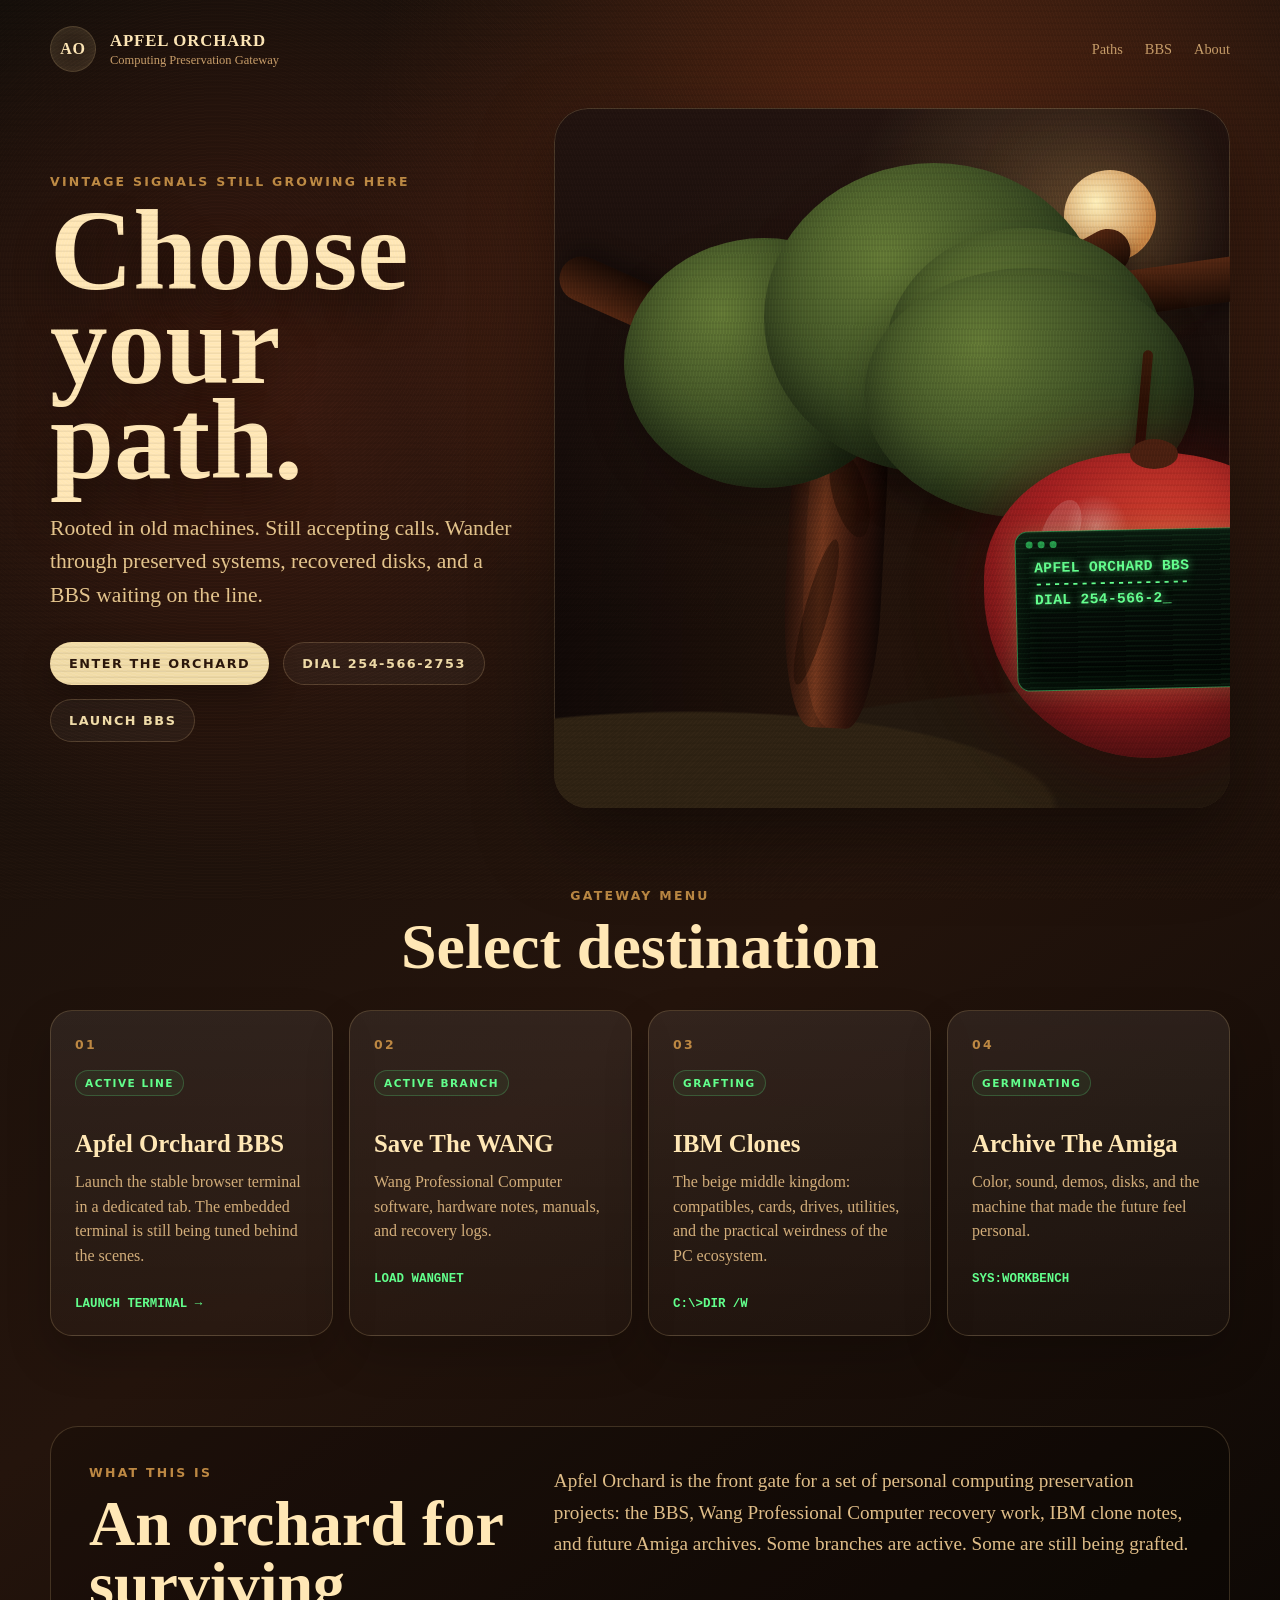
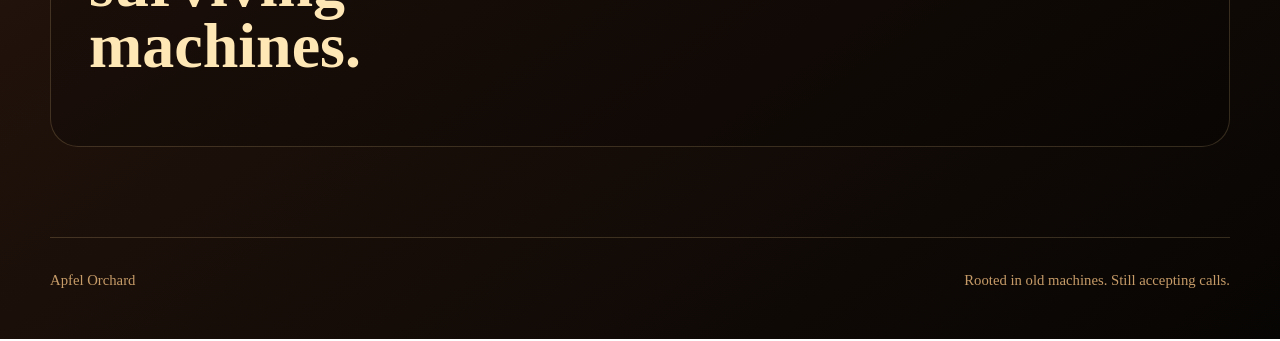
<file: index.html>
<!doctype html>
<html lang="en">
<head>
  <meta charset="utf-8">
  <meta name="viewport" content="width=device-width, initial-scale=1">
  <title>Apfel Orchard | Choose Your Path</title>
  <meta name="description" content="Apfel Orchard gateway: BBS, Wang preservation, IBM clones, and Amiga archives.">
  <link rel="stylesheet" href="style.css">
</head>
<body>
  <div class="noise" aria-hidden="true"></div>
  <div class="scanlines" aria-hidden="true"></div>

  <header class="site-header">
    <a class="brand" href="/" aria-label="Apfel Orchard home">
      <span class="brand-mark">AO</span>
      <span>
        <strong>Apfel Orchard</strong>
        <small>Computing Preservation Gateway</small>
      </span>
    </a>
    <nav class="top-nav" aria-label="Main navigation">
      <a href="#paths">Paths</a>
      <a href="#bbs">BBS</a>
      <a href="#about">About</a>
    </nav>
  </header>

  <main>
    <section class="hero" aria-labelledby="hero-title">
      <div class="hero-copy">
        <p class="eyebrow">Vintage signals still growing here</p>
        <h1 id="hero-title">Choose your path.</h1>
        <p class="lead">Rooted in old machines. Still accepting calls. Wander through preserved systems, recovered disks, and a BBS waiting on the line.</p>
        <div class="hero-actions">
          <a class="button primary" href="#paths">Enter the orchard</a>
          <a class="button ghost" href="tel:2545662753">Dial 254-566-2753</a>
          <a class="button ghost" href="https://apfel.apfelorchardlabs.org/bbs.html" target="_blank" rel="noopener">Launch BBS</a>
        </div>
      </div>

      <div class="orchard-scene" aria-label="Old apple tree with a terminal glowing inside one large apple">
        <div class="moon"></div>
        <div class="hills"></div>
        <div class="tree">
          <div class="trunk"></div>
          <div class="branch branch-one"></div>
          <div class="branch branch-two"></div>
          <div class="branch branch-three"></div>
          <div class="canopy canopy-one"></div>
          <div class="canopy canopy-two"></div>
          <div class="canopy canopy-three"></div>
          <div class="canopy canopy-four"></div>
          <div class="apple-cord"></div>
          <div class="big-apple" id="bbs">
            <div class="apple-shine"></div>
            <div class="terminal" role="img" aria-label="Fake terminal saying dial 254-566-2753 to connect to Apfel Orchard BBS">
              <div class="terminal-bar">
                <span></span><span></span><span></span>
              </div>
              <pre id="terminalText"></pre>
            </div>
          </div>
        </div>
      </div>
    </section>

    <section class="paths-section" id="paths" aria-labelledby="paths-title">
      <p class="eyebrow centered">Gateway menu</p>
      <h2 id="paths-title">Select destination</h2>
      <div class="path-grid">
        <a class="path-card" href="https://apfel.apfelorchardlabs.org/bbs.html" target="_blank" rel="noopener">
          <span class="path-number">01</span>
          <span class="path-status">Active line</span>
          <h3>Apfel Orchard BBS</h3>
          <p>Launch the stable browser terminal in a dedicated tab. The embedded terminal is still being tuned behind the scenes.</p>
          <span class="path-command">LAUNCH TERMINAL →</span>
        </a>
        <a class="path-card" href="https://savethewang.org">
          <span class="path-number">02</span>
          <span class="path-status">Active branch</span>
          <h3>Save The WANG</h3>
          <p>Wang Professional Computer software, hardware notes, manuals, and recovery logs.</p>
          <span class="path-command">LOAD WANGNET</span>
        </a>
        <a class="path-card" href="#ibm-clones">
          <span class="path-number">03</span>
          <span class="path-status">Grafting</span>
          <h3>IBM Clones</h3>
          <p>The beige middle kingdom: compatibles, cards, drives, utilities, and the practical weirdness of the PC ecosystem.</p>
          <span class="path-command">C:\&gt;DIR /W</span>
        </a>
        <a class="path-card" href="#amiga">
          <span class="path-number">04</span>
          <span class="path-status">Germinating</span>
          <h3>Archive The Amiga</h3>
          <p>Color, sound, demos, disks, and the machine that made the future feel personal.</p>
          <span class="path-command">SYS:WORKBENCH</span>
        </a>
      </div>
    </section>

    <section class="about" id="about">
      <div>
        <p class="eyebrow">What this is</p>
        <h2>An orchard for surviving machines.</h2>
      </div>
      <p>Apfel Orchard is the front gate for a set of personal computing preservation projects: the BBS, Wang Professional Computer recovery work, IBM clone notes, and future Amiga archives. Some branches are active. Some are still being grafted.</p>
    </section>
  </main>

  <footer class="site-footer">
    <span>Apfel Orchard</span>
    <span>Rooted in old machines. Still accepting calls.</span>
  </footer>

  <script src="script.js"></script>
</body>
</html>
</file>
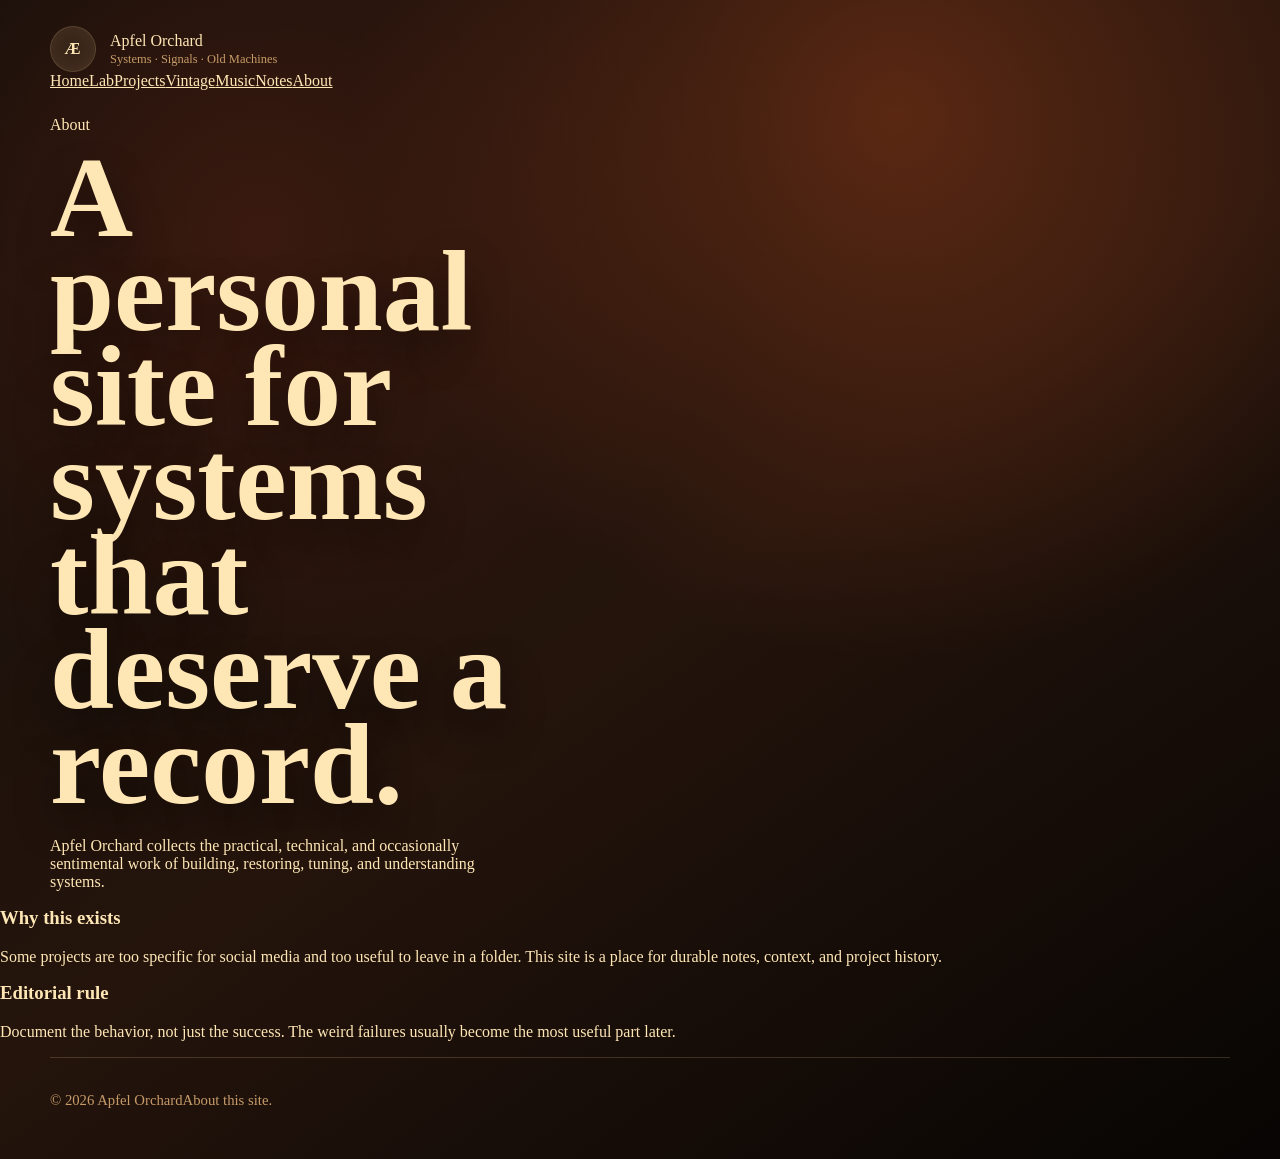
<file: about.html>
<!doctype html><html lang="en"><head><meta charset="utf-8"><meta name="viewport" content="width=device-width, initial-scale=1"><title>About | Apfel Orchard</title><meta name="description" content="About Apfel Orchard."><link rel="stylesheet" href="/style.css"></head><body>
<header class="site-header"><div class="wrap nav"><a class="brand" href="/"><span class="brand-mark"><span>Æ</span></span><span>Apfel Orchard<small>Systems · Signals · Old Machines</small></span></a><nav class="links"><a href="/">Home</a><a href="/lab.html">Lab</a><a href="/projects.html">Projects</a><a href="/vintage.html">Vintage</a><a href="/music.html">Music</a><a href="/notes.html">Notes</a><a class="active" href="/about.html">About</a></nav></div></header>
<main><section class="hero"><div class="wrap"><p class="kicker">About</p><h1>A personal site for systems that deserve a record.</h1><p class="lede">Apfel Orchard collects the practical, technical, and occasionally sentimental work of building, restoring, tuning, and understanding systems.</p></div></section>
<section class="section"><div class="wrap"><div class="grid two"><article class="card"><h3>Why this exists</h3><p>Some projects are too specific for social media and too useful to leave in a folder. This site is a place for durable notes, context, and project history.</p></article><article class="card"><h3>Editorial rule</h3><p>Document the behavior, not just the success. The weird failures usually become the most useful part later.</p></article></div></div></section></main>
<footer class="site-footer"><div class="wrap footer-inner"><span>© <span id="year"></span> Apfel Orchard</span><span>About this site.</span></div></footer><script>document.getElementById('year').textContent = new Date().getFullYear();</script></body></html>
</file>
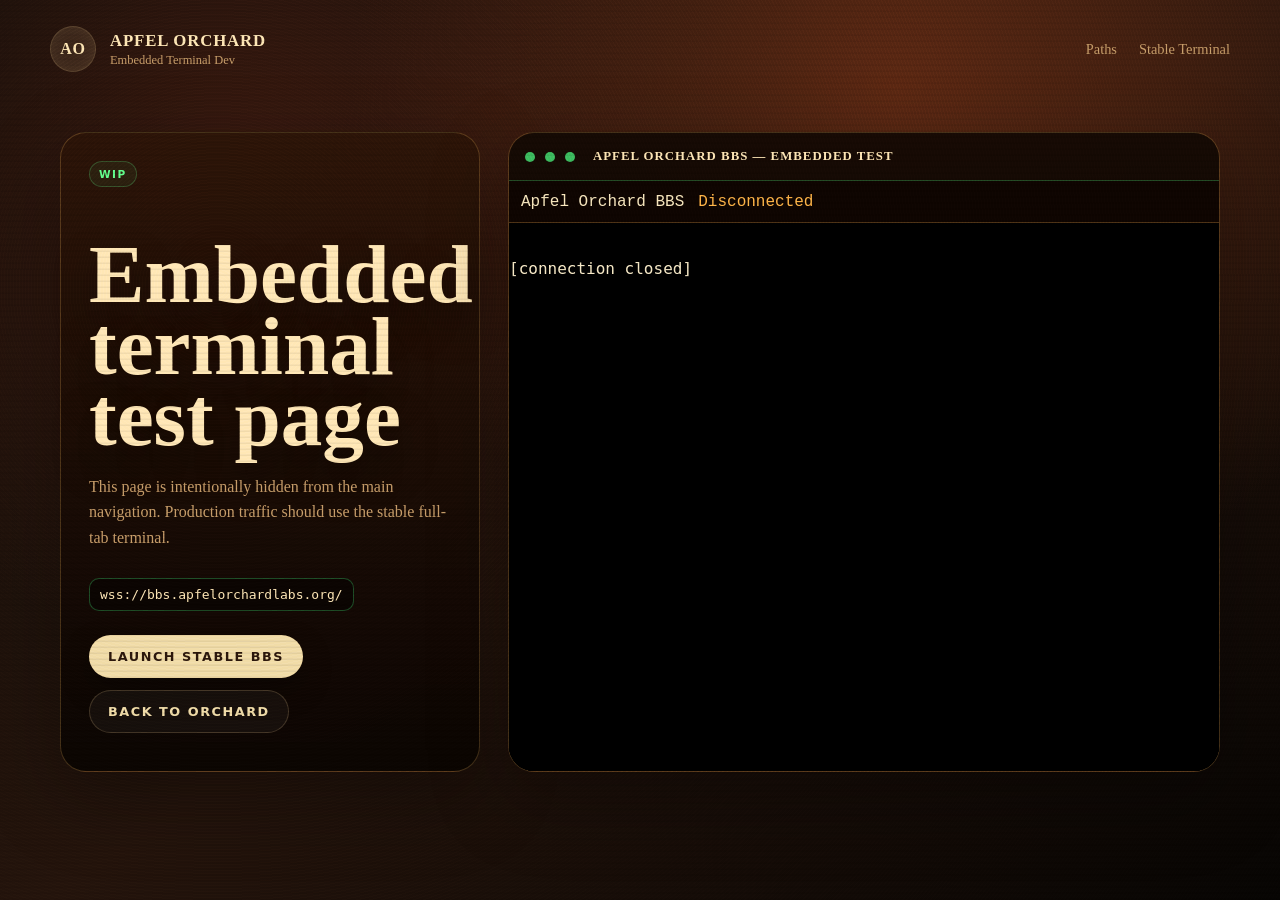
<file: bbs-dev.html>
<!doctype html>
<html lang="en">
<head>
  <meta charset="utf-8">
  <meta name="viewport" content="width=device-width, initial-scale=1">
  <title>Apfel Orchard BBS | Embedded Terminal Dev</title>
  <meta name="robots" content="noindex, nofollow">
  <meta name="description" content="Hidden work-in-progress page for embedded Apfel Orchard BBS terminal testing.">
  <link rel="stylesheet" href="style.css">
</head>
<body class="bbs-page">
  <div class="noise" aria-hidden="true"></div>
  <div class="scanlines" aria-hidden="true"></div>

  <header class="site-header">
    <a class="brand" href="index.html" aria-label="Apfel Orchard home">
      <span class="brand-mark">AO</span>
      <span>
        <strong>Apfel Orchard</strong>
        <small>Embedded Terminal Dev</small>
      </span>
    </a>
    <nav class="top-nav" aria-label="Development navigation">
      <a href="index.html#paths">Paths</a>
      <a href="https://apfel.apfelorchardlabs.org/bbs.html" target="_blank" rel="noopener">Stable Terminal</a>
    </nav>
  </header>

  <main>
    <section class="bbs-dev-wrap">
      <div class="destination-preview dev-warning">
        <span class="path-status">WIP</span>
        <h1>Embedded terminal test page</h1>
        <p>This page is intentionally hidden from the main navigation. Production traffic should use the stable full-tab terminal.</p>
        <code>wss://bbs.apfelorchardlabs.org/</code>
        <div class="terminal-actions dev-actions">
          <a class="button primary" href="https://apfel.apfelorchardlabs.org/bbs.html" target="_blank" rel="noopener">Launch Stable BBS</a>
          <a class="button ghost" href="index.html">Back to Orchard</a>
        </div>
      </div>

      <div class="terminal-shell dev-terminal-shell">
        <div class="terminal-frame-bar">
          <span></span><span></span><span></span>
          <strong>APFEL ORCHARD BBS — EMBEDDED TEST</strong>
        </div>
        <iframe class="live-terminal bbs-terminal-frame dev-live-frame" title="Embedded live Apfel Orchard BBS terminal test" src="bbs-live.html?v=dev-20260611"></iframe>
      </div>
    </section>
  </main>
</body>
</html>
</file>
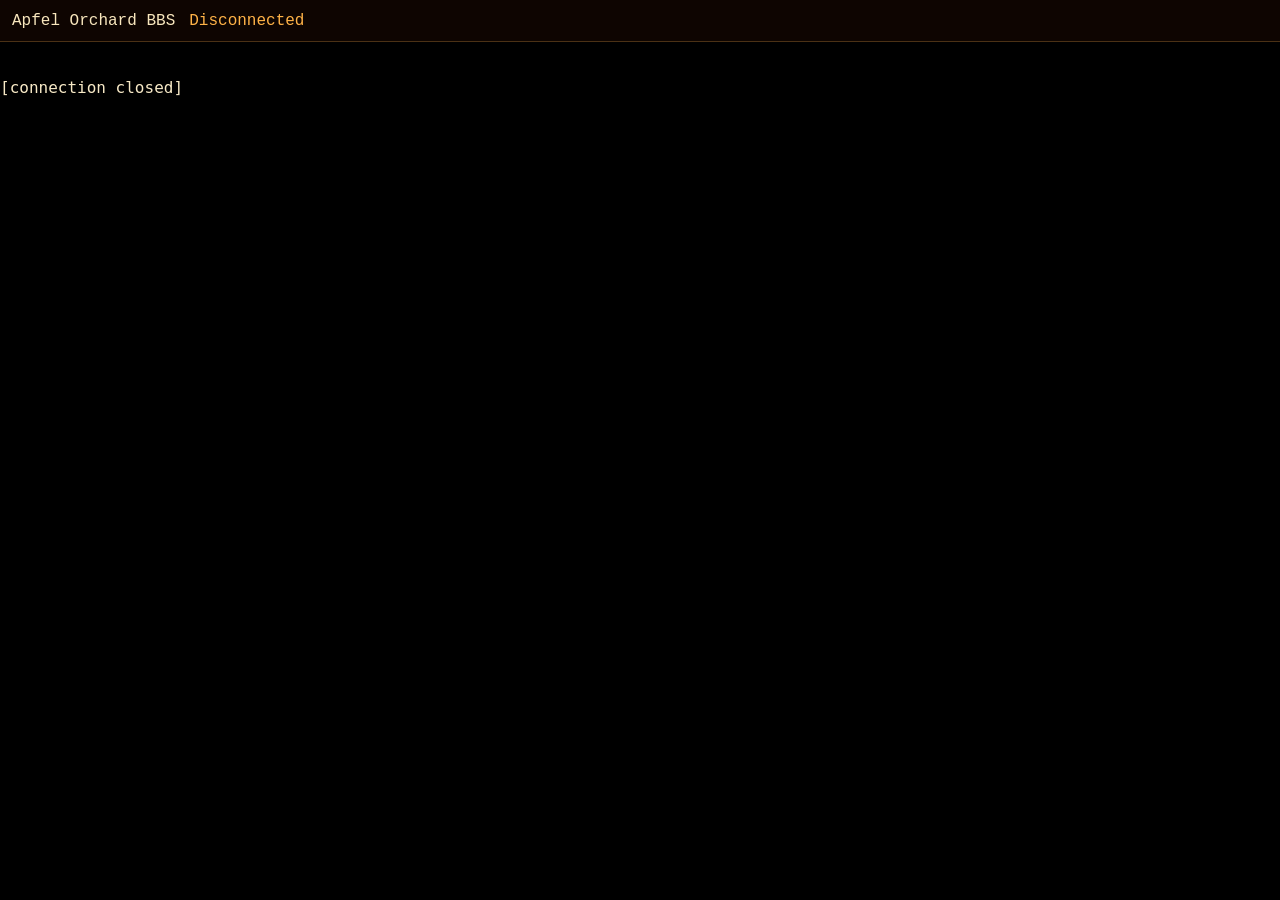
<file: bbs-live.html>
<!doctype html>
<html lang="en">
<head>
  <meta charset="utf-8">
  <meta name="viewport" content="width=device-width, initial-scale=1">
  <title>Apfel Orchard BBS</title>
  <meta name="description" content="Stable full-tab browser terminal for the Apfel Orchard BBS.">
  <meta http-equiv="Cache-Control" content="no-store, no-cache, must-revalidate, max-age=0">
  <meta http-equiv="Pragma" content="no-cache">
  <style>
    html, body { margin: 0; width: 100%; height: 100%; background: #000; color: #f8e7bd; }
    body { font-family: Consolas, "Cascadia Mono", "Courier New", monospace; overflow: hidden; }
    .bar { height: 42px; display: flex; align-items: center; gap: 14px; padding: 0 12px; box-sizing: border-box; background: #0e0501; border-bottom: 1px solid rgba(255, 180, 80, .25); color: #f8e7bd; }
    .state { color: #ffb347; }
    .terminal-wrap { height: calc(100vh - 42px); overflow: auto; background: #000; }
    #terminal { min-height: 100%; margin: 0; padding: 18px 0 48px 0; box-sizing: border-box; white-space: pre-wrap; word-break: normal; overflow-wrap: normal; font-size: 16px; line-height: 1.18; color: #f7e9c6; outline: none; }
    .cursor { display: inline-block; width: .58em; height: 1.05em; background: #ffbd58; vertical-align: -0.12em; animation: blink 1s steps(1) infinite; }
    @keyframes blink { 50% { opacity: 0; } }
    ::selection { background: #ffbd58; color: #000; }
  </style>
</head>
<body>
  <div class="bar">
    <span>Apfel Orchard BBS</span>
    <span class="state" id="state">Connecting</span>
  </div>
  <div class="terminal-wrap" id="scrollbox">
    <pre id="terminal" tabindex="0" aria-label="Apfel Orchard BBS terminal"></pre>
  </div>

  <script>
    const ENDPOINT = "wss://bbs.apfelorchardlabs.org/";
    const term = document.getElementById("terminal");
    const state = document.getElementById("state");
    const scrollbox = document.getElementById("scrollbox");
    let socket;
    let closed = false;

    function write(text) {
      term.textContent += text;
      scrollbox.scrollTop = scrollbox.scrollHeight;
    }

    function setState(text) { state.textContent = text; }

    function connect() {
      setState("Connecting");
      socket = new WebSocket(ENDPOINT);
      socket.binaryType = "arraybuffer";

      socket.addEventListener("open", () => {
        closed = false;
        setState("Connected");
        document.title = "Apfel Orchard BBS - Connected";
        term.focus();
      });

      socket.addEventListener("message", async (event) => {
        if (typeof event.data === "string") {
          write(event.data);
        } else if (event.data instanceof Blob) {
          const buf = await event.data.arrayBuffer();
          write(new TextDecoder("utf-8", { fatal: false }).decode(buf));
        } else {
          write(new TextDecoder("utf-8", { fatal: false }).decode(event.data));
        }
      });

      socket.addEventListener("close", () => {
        if (!closed) write("\n[connection closed]\n");
        closed = true;
        setState("Disconnected");
        document.title = "Apfel Orchard BBS - Disconnected";
      });

      socket.addEventListener("error", () => {
        setState("Error");
      });
    }

    function send(data) {
      if (socket && socket.readyState === WebSocket.OPEN) socket.send(data);
    }

    document.addEventListener("keydown", (event) => {
      if (event.ctrlKey && event.key.toLowerCase() === "r") return;
      if (event.ctrlKey && event.key.toLowerCase() === "c") return;
      if (event.altKey || event.metaKey) return;

      if (event.key === "Enter") { event.preventDefault(); send("\r"); return; }
      if (event.key === "Backspace") { event.preventDefault(); send("\b"); return; }
      if (event.key === "Tab") { event.preventDefault(); send("\t"); return; }
      if (event.key === "Escape") { event.preventDefault(); send("\x1b"); return; }
      if (event.key === "ArrowUp") { event.preventDefault(); send("\x1b[A"); return; }
      if (event.key === "ArrowDown") { event.preventDefault(); send("\x1b[B"); return; }
      if (event.key === "ArrowRight") { event.preventDefault(); send("\x1b[C"); return; }
      if (event.key === "ArrowLeft") { event.preventDefault(); send("\x1b[D"); return; }
      if (event.key.length === 1) { event.preventDefault(); send(event.key); }
    });

    window.addEventListener("beforeunload", () => {
      if (socket && socket.readyState === WebSocket.OPEN) socket.close();
    });

    connect();
  </script>
</body>
</html>
</file>
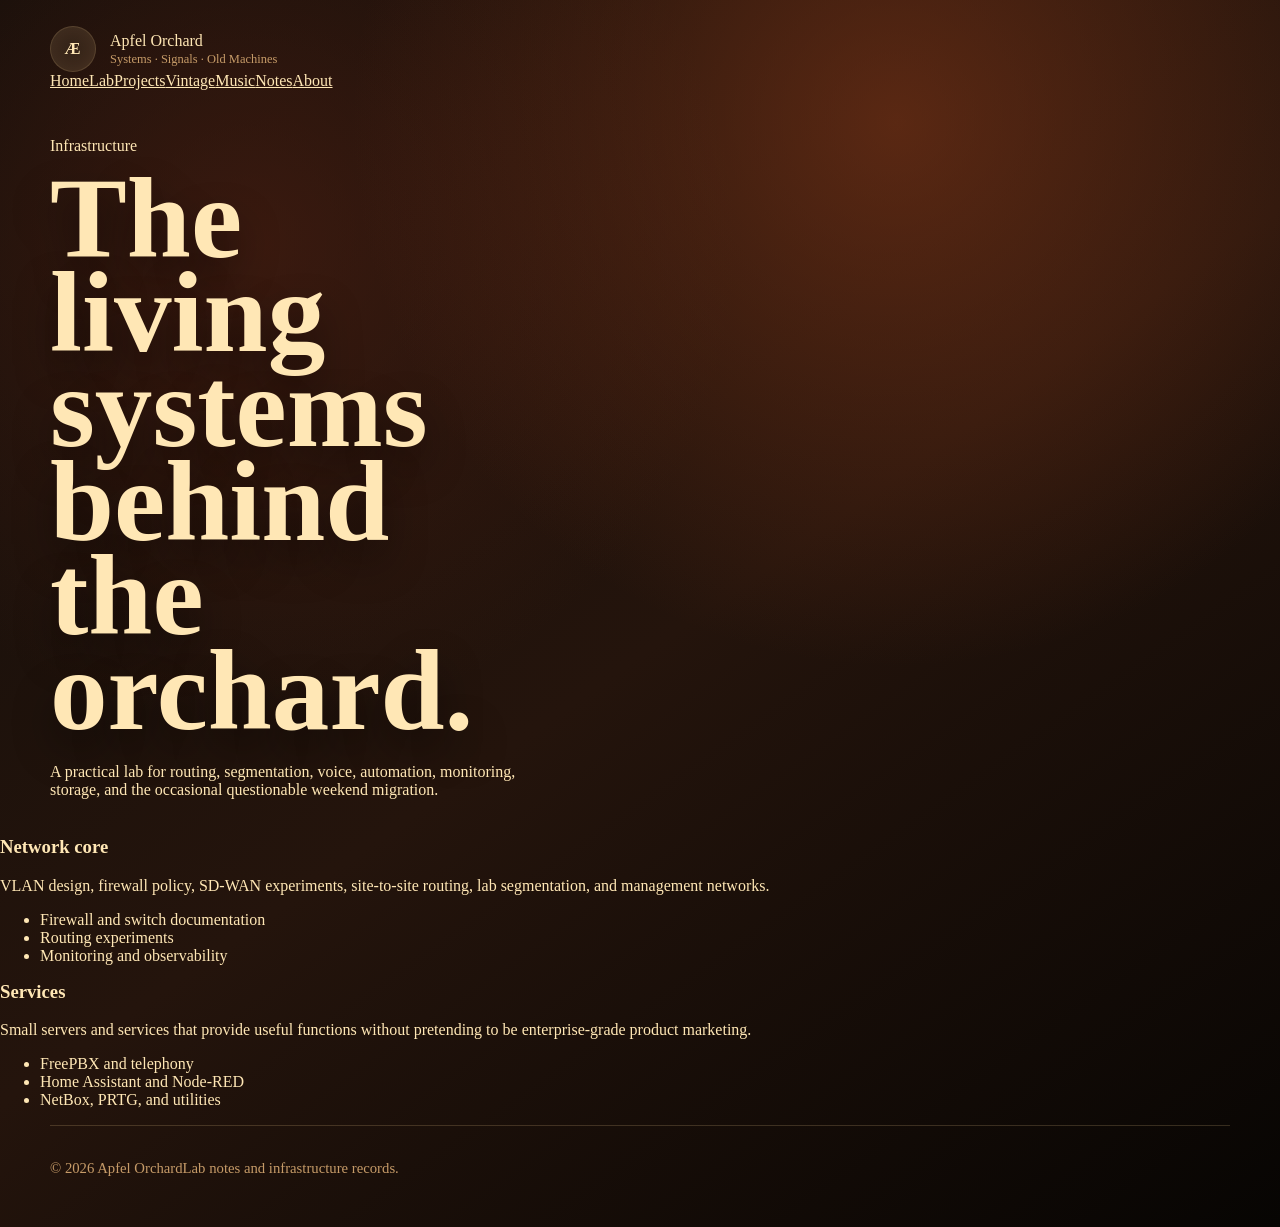
<file: lab.html>
<!doctype html><html lang="en"><head><meta charset="utf-8"><meta name="viewport" content="width=device-width, initial-scale=1"><title>Lab | Apfel Orchard</title><meta name="description" content="Infrastructure and home lab notes from Apfel Orchard."><link rel="stylesheet" href="/style.css"></head><body>
<header class="site-header"><div class="wrap nav"><a class="brand" href="/"><span class="brand-mark"><span>Æ</span></span><span>Apfel Orchard<small>Systems · Signals · Old Machines</small></span></a><nav class="links"><a href="/">Home</a><a class="active" href="/lab.html">Lab</a><a href="/projects.html">Projects</a><a href="/vintage.html">Vintage</a><a href="/music.html">Music</a><a href="/notes.html">Notes</a><a href="/about.html">About</a></nav></div></header>
<main><section class="hero"><div class="wrap"><p class="kicker">Infrastructure</p><h1>The living systems behind the orchard.</h1><p class="lede">A practical lab for routing, segmentation, voice, automation, monitoring, storage, and the occasional questionable weekend migration.</p></div></section>
<section class="section"><div class="wrap"><div class="grid two"><article class="card"><h3>Network core</h3><p>VLAN design, firewall policy, SD-WAN experiments, site-to-site routing, lab segmentation, and management networks.</p><ul><li>Firewall and switch documentation</li><li>Routing experiments</li><li>Monitoring and observability</li></ul></article><article class="card"><h3>Services</h3><p>Small servers and services that provide useful functions without pretending to be enterprise-grade product marketing.</p><ul><li>FreePBX and telephony</li><li>Home Assistant and Node-RED</li><li>NetBox, PRTG, and utilities</li></ul></article></div></div></section></main>
<footer class="site-footer"><div class="wrap footer-inner"><span>© <span id="year"></span> Apfel Orchard</span><span>Lab notes and infrastructure records.</span></div></footer><script>document.getElementById('year').textContent = new Date().getFullYear();</script></body></html>
</file>
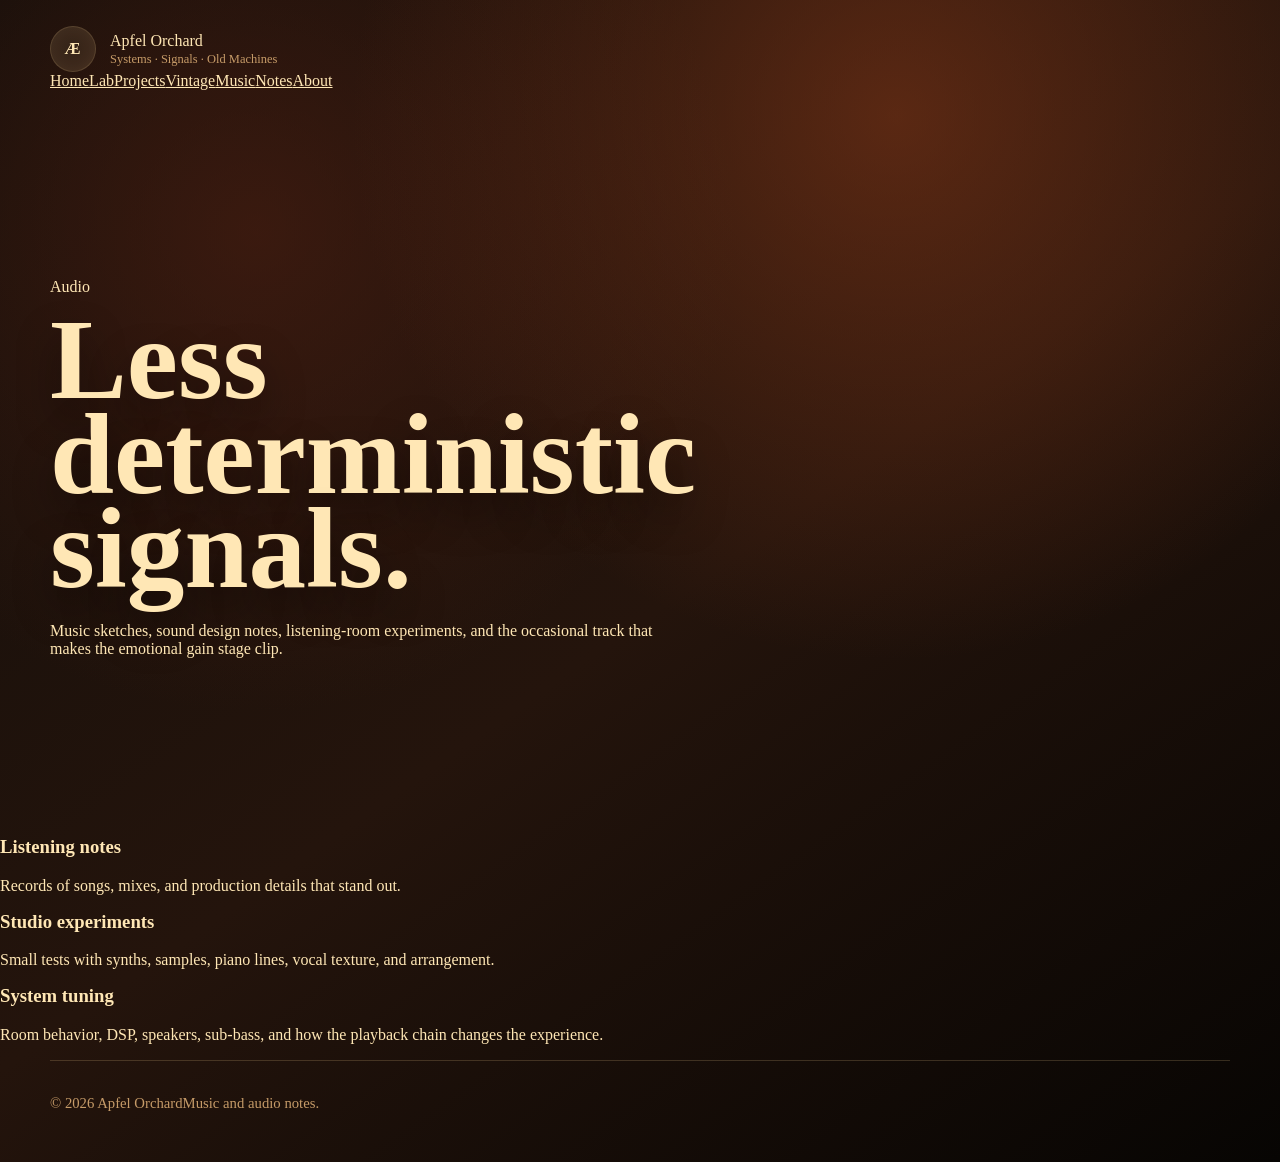
<file: music.html>
<!doctype html><html lang="en"><head><meta charset="utf-8"><meta name="viewport" content="width=device-width, initial-scale=1"><title>Music | Apfel Orchard</title><meta name="description" content="Music, audio, and creative experiments from Apfel Orchard."><link rel="stylesheet" href="/style.css"></head><body>
<header class="site-header"><div class="wrap nav"><a class="brand" href="/"><span class="brand-mark"><span>Æ</span></span><span>Apfel Orchard<small>Systems · Signals · Old Machines</small></span></a><nav class="links"><a href="/">Home</a><a href="/lab.html">Lab</a><a href="/projects.html">Projects</a><a href="/vintage.html">Vintage</a><a class="active" href="/music.html">Music</a><a href="/notes.html">Notes</a><a href="/about.html">About</a></nav></div></header>
<main><section class="hero"><div class="wrap"><p class="kicker">Audio</p><h1>Less deterministic signals.</h1><p class="lede">Music sketches, sound design notes, listening-room experiments, and the occasional track that makes the emotional gain stage clip.</p></div></section>
<section class="section"><div class="wrap"><div class="grid"><article class="card"><h3>Listening notes</h3><p>Records of songs, mixes, and production details that stand out.</p></article><article class="card"><h3>Studio experiments</h3><p>Small tests with synths, samples, piano lines, vocal texture, and arrangement.</p></article><article class="card"><h3>System tuning</h3><p>Room behavior, DSP, speakers, sub-bass, and how the playback chain changes the experience.</p></article></div></div></section></main>
<footer class="site-footer"><div class="wrap footer-inner"><span>© <span id="year"></span> Apfel Orchard</span><span>Music and audio notes.</span></div></footer><script>document.getElementById('year').textContent = new Date().getFullYear();</script></body></html>
</file>
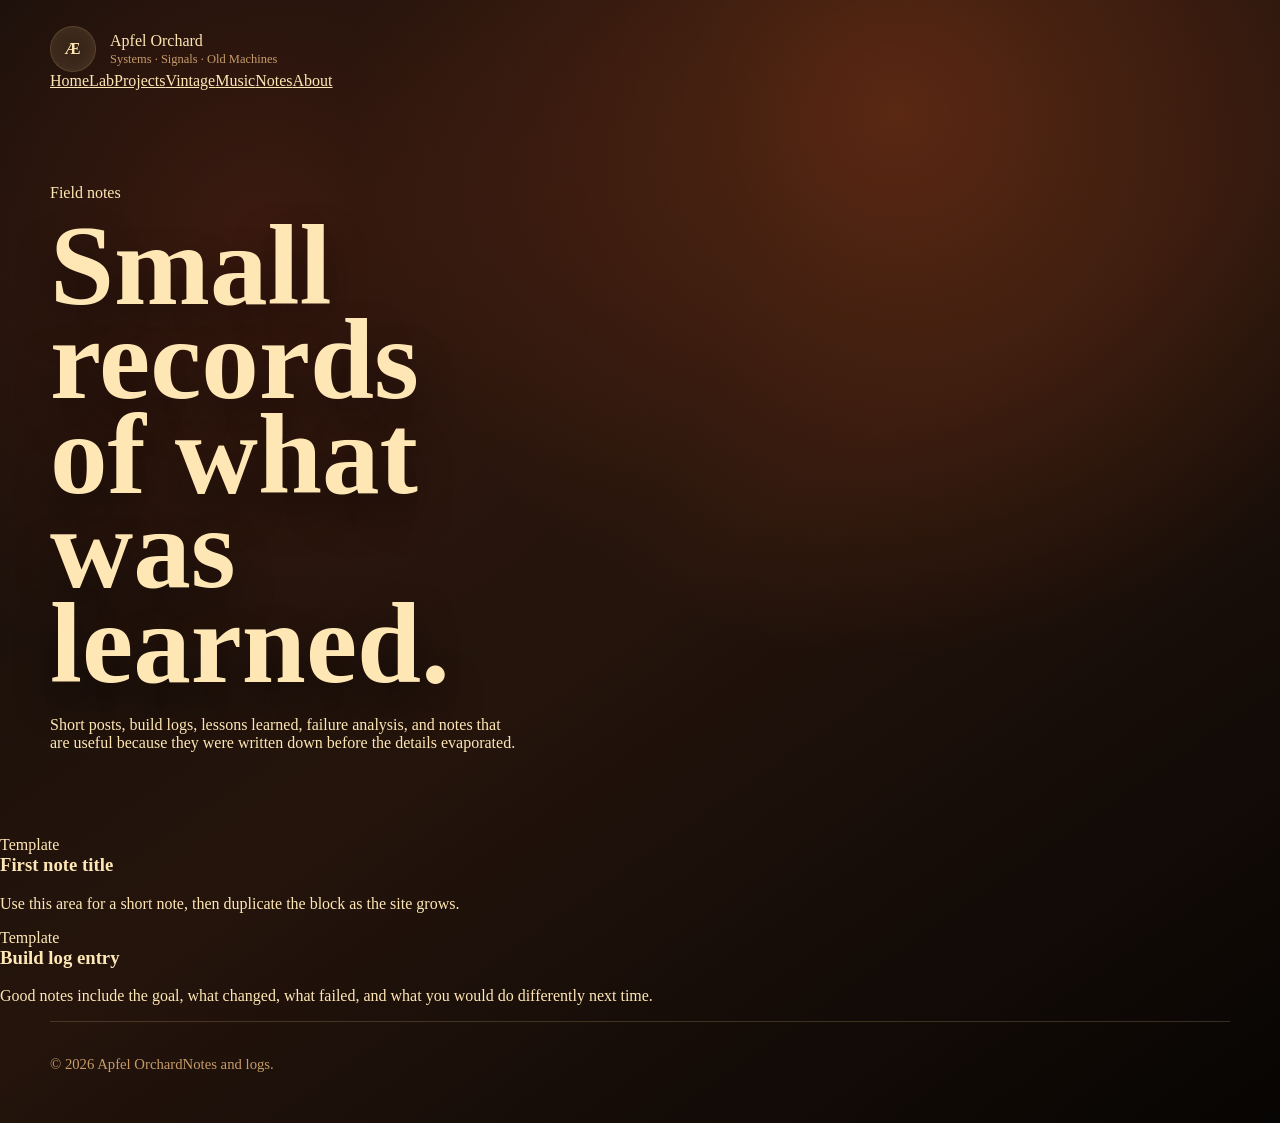
<file: notes.html>
<!doctype html><html lang="en"><head><meta charset="utf-8"><meta name="viewport" content="width=device-width, initial-scale=1"><title>Notes | Apfel Orchard</title><meta name="description" content="Field notes and short writing from Apfel Orchard."><link rel="stylesheet" href="/style.css"></head><body>
<header class="site-header"><div class="wrap nav"><a class="brand" href="/"><span class="brand-mark"><span>Æ</span></span><span>Apfel Orchard<small>Systems · Signals · Old Machines</small></span></a><nav class="links"><a href="/">Home</a><a href="/lab.html">Lab</a><a href="/projects.html">Projects</a><a href="/vintage.html">Vintage</a><a href="/music.html">Music</a><a class="active" href="/notes.html">Notes</a><a href="/about.html">About</a></nav></div></header>
<main><section class="hero"><div class="wrap"><p class="kicker">Field notes</p><h1>Small records of what was learned.</h1><p class="lede">Short posts, build logs, lessons learned, failure analysis, and notes that are useful because they were written down before the details evaporated.</p></div></section>
<section class="section"><div class="wrap"><div class="timeline"><article class="entry"><time>Template</time><h3>First note title</h3><p>Use this area for a short note, then duplicate the block as the site grows.</p></article><article class="entry"><time>Template</time><h3>Build log entry</h3><p>Good notes include the goal, what changed, what failed, and what you would do differently next time.</p></article></div></div></section></main>
<footer class="site-footer"><div class="wrap footer-inner"><span>© <span id="year"></span> Apfel Orchard</span><span>Notes and logs.</span></div></footer><script>document.getElementById('year').textContent = new Date().getFullYear();</script></body></html>
</file>
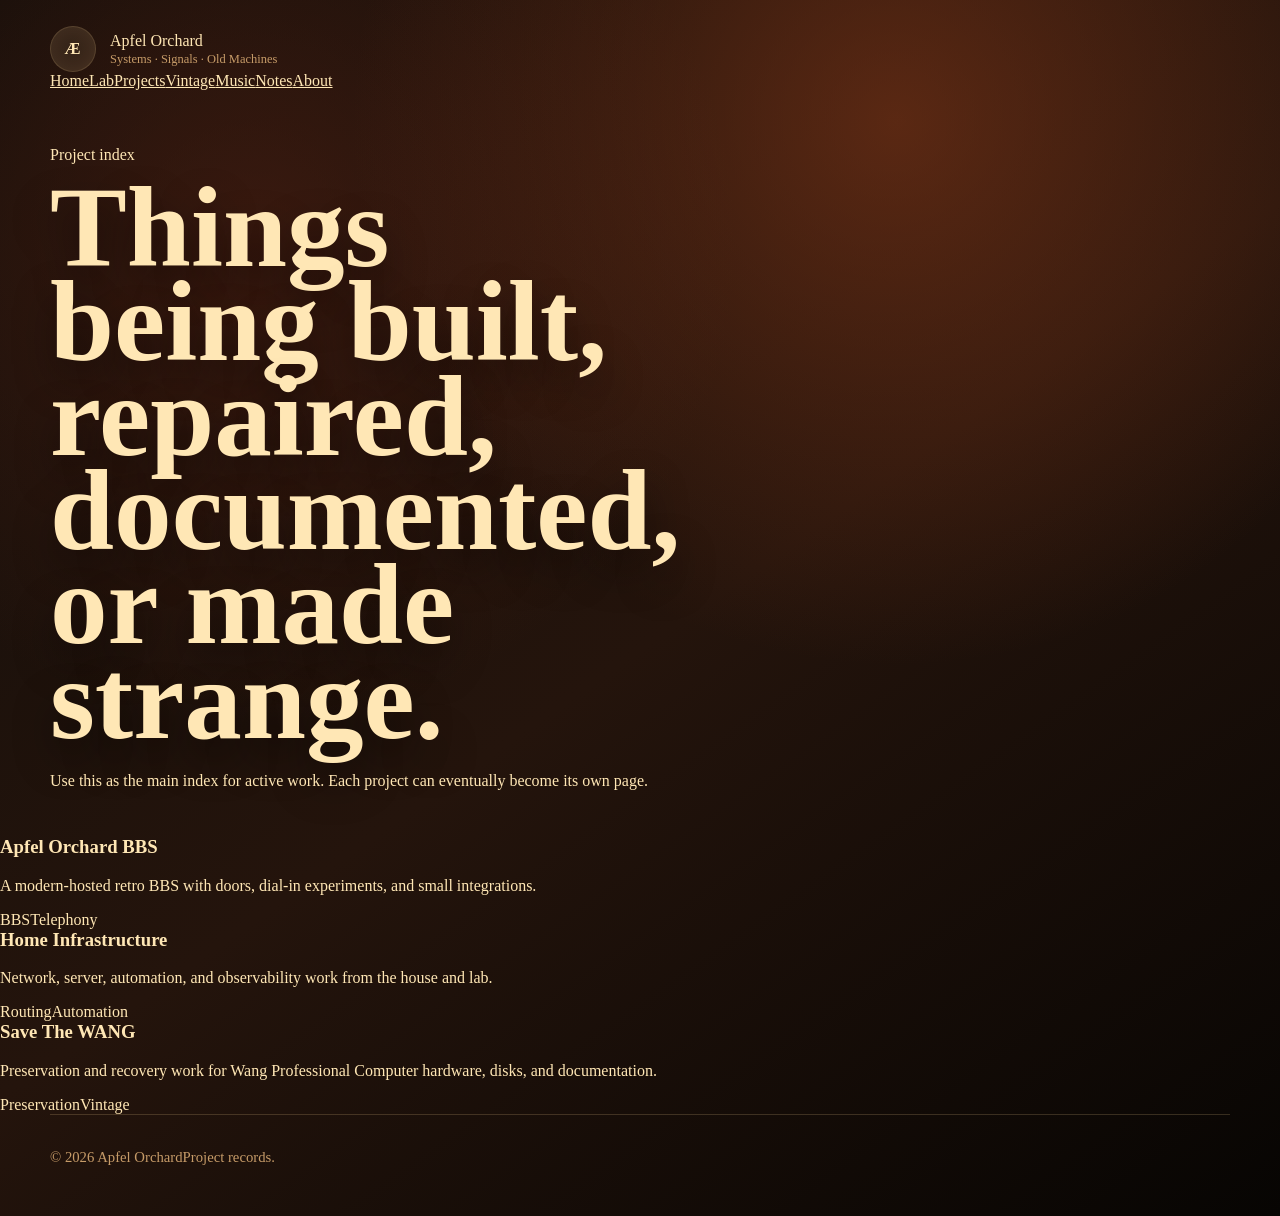
<file: projects.html>
<!doctype html><html lang="en"><head><meta charset="utf-8"><meta name="viewport" content="width=device-width, initial-scale=1"><title>Projects | Apfel Orchard</title><meta name="description" content="Active and archived projects at Apfel Orchard."><link rel="stylesheet" href="/style.css"></head><body>
<header class="site-header"><div class="wrap nav"><a class="brand" href="/"><span class="brand-mark"><span>Æ</span></span><span>Apfel Orchard<small>Systems · Signals · Old Machines</small></span></a><nav class="links"><a href="/">Home</a><a href="/lab.html">Lab</a><a class="active" href="/projects.html">Projects</a><a href="/vintage.html">Vintage</a><a href="/music.html">Music</a><a href="/notes.html">Notes</a><a href="/about.html">About</a></nav></div></header>
<main><section class="hero"><div class="wrap"><p class="kicker">Project index</p><h1>Things being built, repaired, documented, or made strange.</h1><p class="lede">Use this as the main index for active work. Each project can eventually become its own page.</p></div></section>
<section class="section"><div class="wrap"><div class="grid"><article class="card"><h3>Apfel Orchard BBS</h3><p>A modern-hosted retro BBS with doors, dial-in experiments, and small integrations.</p><div class="meta"><span class="pill">BBS</span><span class="pill">Telephony</span></div></article><article class="card"><h3>Home Infrastructure</h3><p>Network, server, automation, and observability work from the house and lab.</p><div class="meta"><span class="pill">Routing</span><span class="pill">Automation</span></div></article><article class="card"><h3>Save The WANG</h3><p>Preservation and recovery work for Wang Professional Computer hardware, disks, and documentation.</p><div class="meta"><span class="pill">Preservation</span><span class="pill">Vintage</span></div></article></div></div></section></main>
<footer class="site-footer"><div class="wrap footer-inner"><span>© <span id="year"></span> Apfel Orchard</span><span>Project records.</span></div></footer><script>document.getElementById('year').textContent = new Date().getFullYear();</script></body></html>
</file>
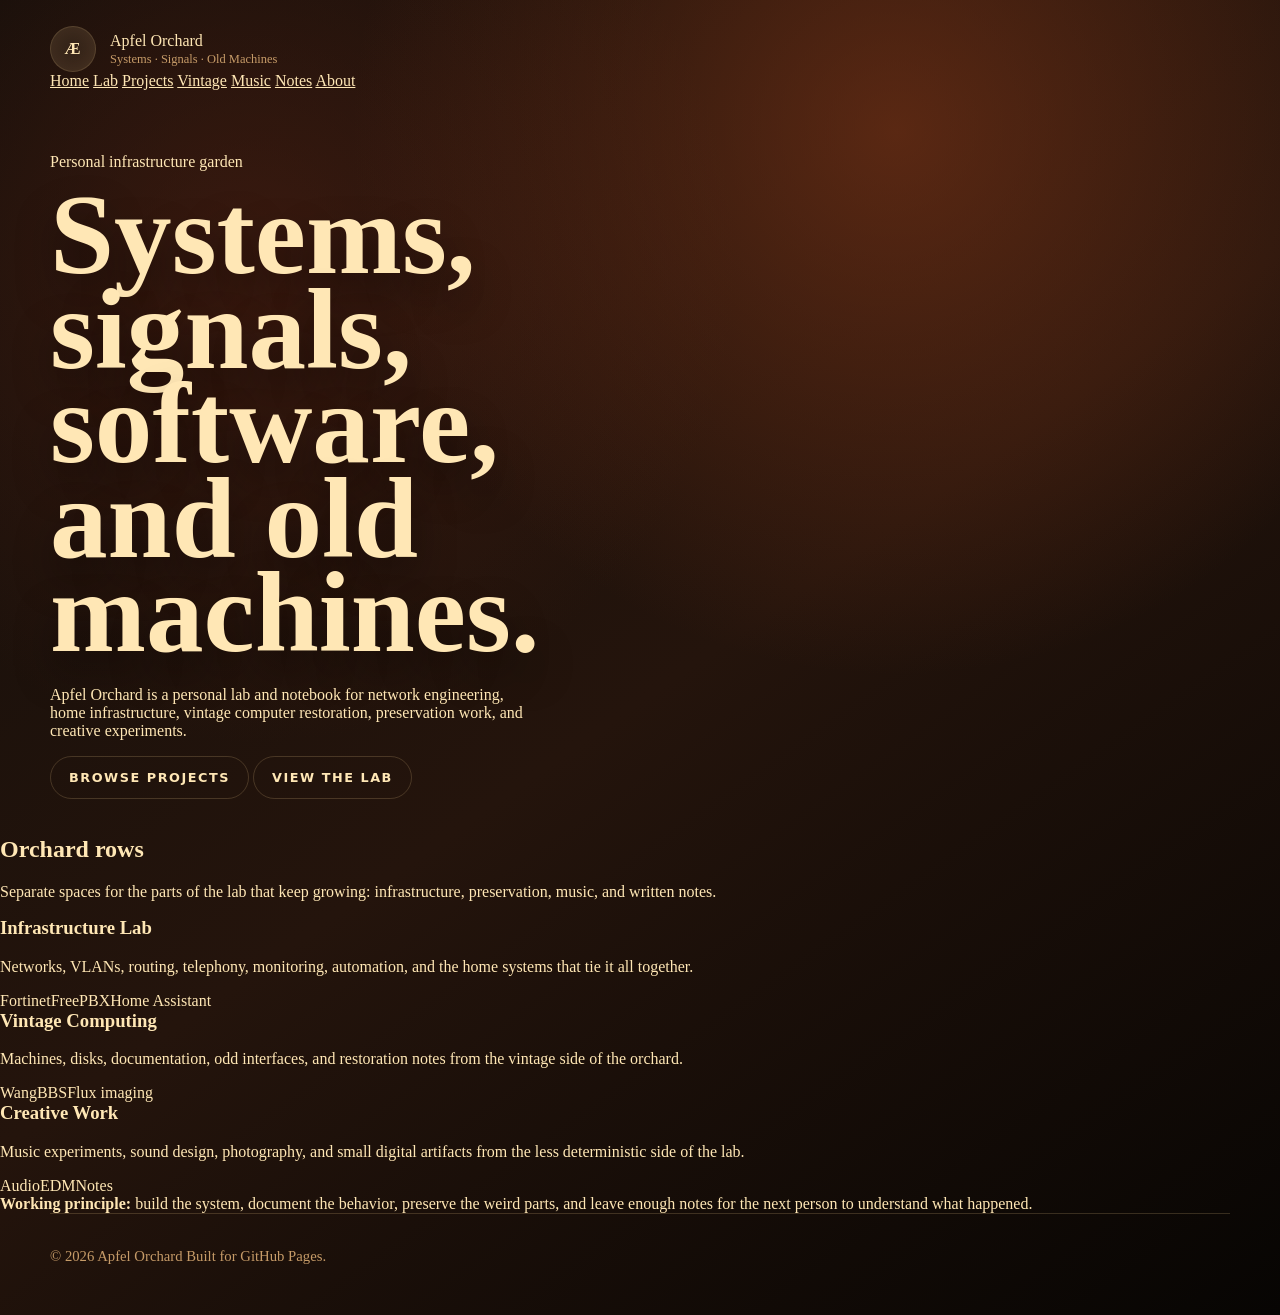
<file: static_index.html>
<!doctype html>
<html lang="en">
<head>
  <meta charset="utf-8">
  <meta name="viewport" content="width=device-width, initial-scale=1">
  <title>Apfel Orchard</title>
  <meta name="description" content="Apfel Orchard: a personal lab for infrastructure, vintage computing, restoration, music, and strange little systems.">
  <link rel="stylesheet" href="/style.css">
</head>
<body>
<header class="site-header">
  <div class="wrap nav">
    <a class="brand" href="/">
      <span class="brand-mark"><span>Æ</span></span>
      <span>Apfel Orchard<small>Systems · Signals · Old Machines</small></span>
    </a>
    <nav class="links">
      <a class="active" href="/">Home</a>
      <a href="/lab.html">Lab</a>
      <a href="/projects.html">Projects</a>
      <a href="/vintage.html">Vintage</a>
      <a href="/music.html">Music</a>
      <a href="/notes.html">Notes</a>
      <a href="/about.html">About</a>
    </nav>
  </div>
</header>

<main>
  <section class="hero">
    <div class="wrap">
      <p class="kicker">Personal infrastructure garden</p>
      <h1>Systems, signals, software, and old machines.</h1>
      <p class="lede">Apfel Orchard is a personal lab and notebook for network engineering, home infrastructure, vintage computer restoration, preservation work, and creative experiments.</p>
      <div class="actions">
        <a class="button" href="/projects.html">Browse projects</a>
        <a class="button secondary" href="/lab.html">View the lab</a>
      </div>
    </div>
  </section>

  <section class="section">
    <div class="wrap">
      <div class="section-title">
        <h2>Orchard rows</h2>
        <p>Separate spaces for the parts of the lab that keep growing: infrastructure, preservation, music, and written notes.</p>
      </div>
      <div class="grid">
        <article class="card">
          <h3>Infrastructure Lab</h3>
          <p>Networks, VLANs, routing, telephony, monitoring, automation, and the home systems that tie it all together.</p>
          <div class="meta"><span class="pill">Fortinet</span><span class="pill">FreePBX</span><span class="pill">Home Assistant</span></div>
        </article>
        <article class="card">
          <h3>Vintage Computing</h3>
          <p>Machines, disks, documentation, odd interfaces, and restoration notes from the vintage side of the orchard.</p>
          <div class="meta"><span class="pill">Wang</span><span class="pill">BBS</span><span class="pill">Flux imaging</span></div>
        </article>
        <article class="card">
          <h3>Creative Work</h3>
          <p>Music experiments, sound design, photography, and small digital artifacts from the less deterministic side of the lab.</p>
          <div class="meta"><span class="pill">Audio</span><span class="pill">EDM</span><span class="pill">Notes</span></div>
        </article>
      </div>
    </div>
  </section>

  <section class="section">
    <div class="wrap">
      <div class="callout">
        <strong>Working principle:</strong> build the system, document the behavior, preserve the weird parts, and leave enough notes for the next person to understand what happened.
      </div>
    </div>
  </section>
</main>

<footer class="site-footer">
  <div class="wrap footer-inner">
    <span>© <span id="year"></span> Apfel Orchard</span>
    <span>Built for GitHub Pages.</span>
  </div>
</footer>
<script>document.getElementById('year').textContent = new Date().getFullYear();</script>
</body>
</html>
</file>
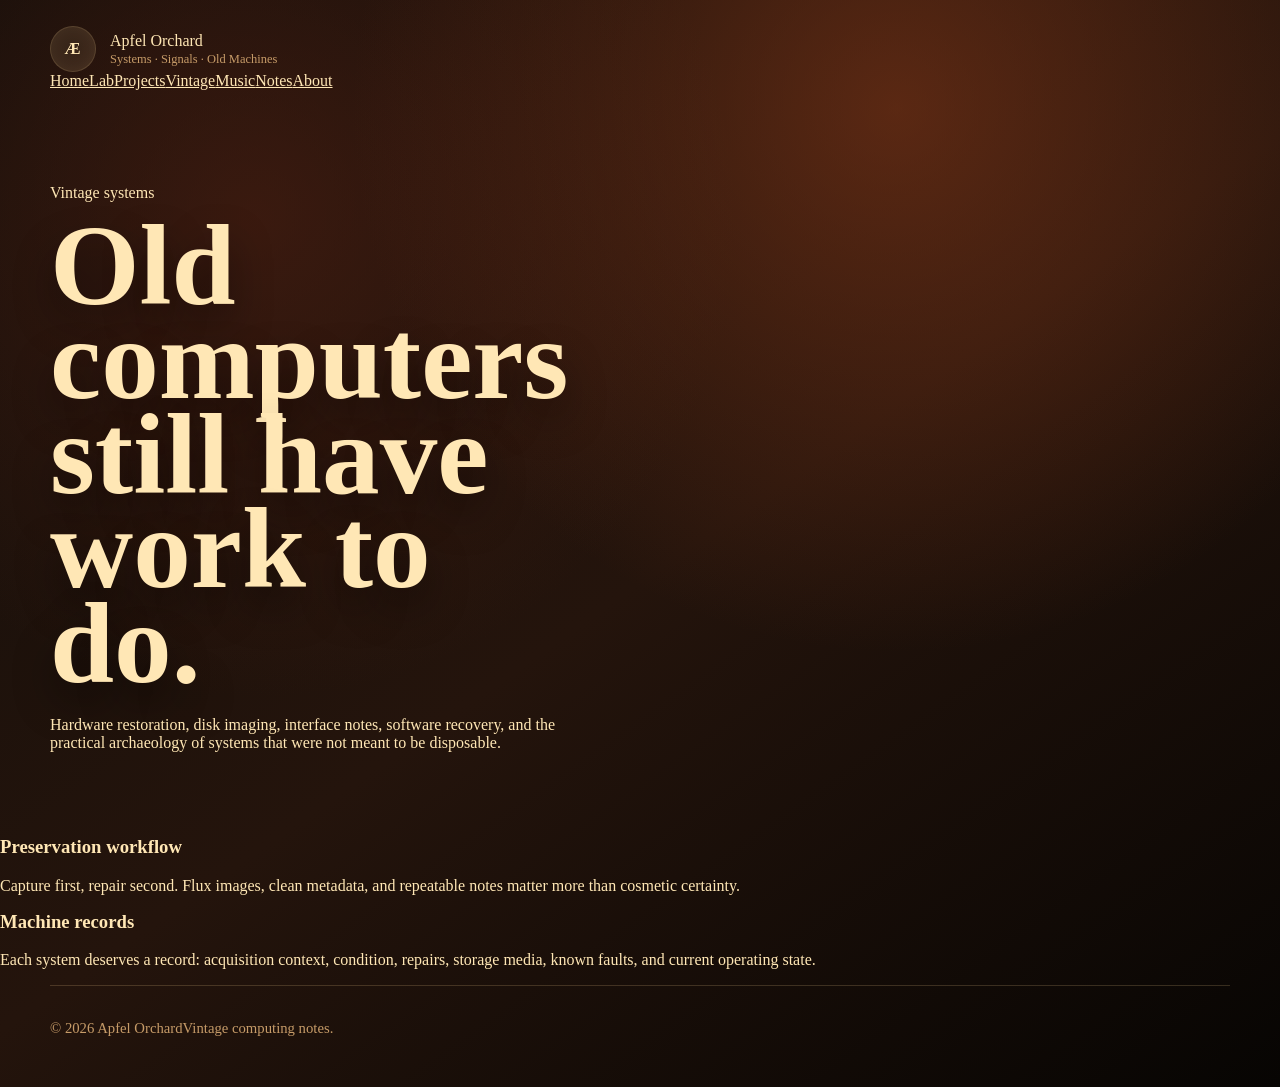
<file: vintage.html>
<!doctype html><html lang="en"><head><meta charset="utf-8"><meta name="viewport" content="width=device-width, initial-scale=1"><title>Vintage | Apfel Orchard</title><meta name="description" content="Vintage computing and preservation notes from Apfel Orchard."><link rel="stylesheet" href="/style.css"></head><body>
<header class="site-header"><div class="wrap nav"><a class="brand" href="/"><span class="brand-mark"><span>Æ</span></span><span>Apfel Orchard<small>Systems · Signals · Old Machines</small></span></a><nav class="links"><a href="/">Home</a><a href="/lab.html">Lab</a><a href="/projects.html">Projects</a><a class="active" href="/vintage.html">Vintage</a><a href="/music.html">Music</a><a href="/notes.html">Notes</a><a href="/about.html">About</a></nav></div></header>
<main><section class="hero"><div class="wrap"><p class="kicker">Vintage systems</p><h1>Old computers still have work to do.</h1><p class="lede">Hardware restoration, disk imaging, interface notes, software recovery, and the practical archaeology of systems that were not meant to be disposable.</p></div></section>
<section class="section"><div class="wrap"><div class="grid two"><article class="card"><h3>Preservation workflow</h3><p>Capture first, repair second. Flux images, clean metadata, and repeatable notes matter more than cosmetic certainty.</p></article><article class="card"><h3>Machine records</h3><p>Each system deserves a record: acquisition context, condition, repairs, storage media, known faults, and current operating state.</p></article></div></div></section></main>
<footer class="site-footer"><div class="wrap footer-inner"><span>© <span id="year"></span> Apfel Orchard</span><span>Vintage computing notes.</span></div></footer><script>document.getElementById('year').textContent = new Date().getFullYear();</script></body></html>
</file>
<file: style.css>
:root {
  --bg: #130e0a;
  --bg-2: #24140c;
  --paper: #f1dca7;
  --paper-dark: #bd8843;
  --apple: #9f1f20;
  --apple-dark: #5f1215;
  --leaf: #31411f;
  --leaf-light: #607534;
  --terminal: #07110a;
  --glow: #62ff8c;
  --glow-dim: #2fc15d;
  --text: #ffe7b5;
  --muted: #c69b68;
  --line: rgba(255, 217, 149, .18);
  --shadow: rgba(0,0,0,.55);
}

* { box-sizing: border-box; }
html { scroll-behavior: smooth; }
body {
  margin: 0;
  min-height: 100vh;
  font-family: ui-serif, Georgia, Cambria, "Times New Roman", serif;
  color: var(--text);
  background:
    radial-gradient(circle at 70% 10%, rgba(139, 58, 25, .55), transparent 34rem),
    radial-gradient(circle at 20% 20%, rgba(80, 32, 18, .6), transparent 30rem),
    linear-gradient(145deg, var(--bg), var(--bg-2) 52%, #070503);
  overflow-x: hidden;
}

a { color: inherit; }
.noise, .scanlines {
  position: fixed;
  inset: 0;
  pointer-events: none;
  z-index: 20;
}
.noise {
  opacity: .08;
  background-image:
    repeating-radial-gradient(circle at 17% 32%, #fff 0 1px, transparent 1px 3px);
  mix-blend-mode: overlay;
}
.scanlines {
  opacity: .16;
  background: repeating-linear-gradient(to bottom, transparent 0 4px, rgba(0,0,0,.34) 5px 6px);
}

.site-header, .site-footer {
  width: min(1180px, calc(100% - 32px));
  margin: 0 auto;
}
.site-header {
  display: flex;
  justify-content: space-between;
  align-items: center;
  padding: 26px 0;
  position: relative;
  z-index: 5;
}
.brand {
  display: inline-flex;
  align-items: center;
  gap: 14px;
  text-decoration: none;
}
.brand-mark {
  width: 46px;
  height: 46px;
  display: grid;
  place-items: center;
  border: 1px solid var(--line);
  border-radius: 50%;
  background: rgba(255, 231, 181, .08);
  box-shadow: inset 0 0 22px rgba(255, 215, 128, .09);
  font-weight: 800;
  letter-spacing: .05em;
}
.brand strong { display: block; font-size: 1.05rem; letter-spacing: .05em; text-transform: uppercase; }
.brand small { display: block; color: var(--muted); font-size: .78rem; margin-top: 2px; }
.top-nav { display: flex; gap: 22px; color: var(--muted); font-size: .9rem; }
.top-nav a { text-decoration: none; }
.top-nav a:hover { color: var(--text); }

.hero {
  width: min(1180px, calc(100% - 32px));
  min-height: 720px;
  margin: 0 auto;
  display: grid;
  grid-template-columns: .82fr 1.18fr;
  align-items: center;
  gap: 34px;
  position: relative;
}
.eyebrow {
  margin: 0 0 14px;
  color: var(--paper-dark);
  letter-spacing: .18em;
  text-transform: uppercase;
  font: 700 .78rem ui-sans-serif, system-ui, sans-serif;
}
h1, h2, h3, p { margin-top: 0; }
h1 {
  font-size: clamp(4rem, 9vw, 7.7rem);
  line-height: .82;
  margin-bottom: 26px;
  max-width: 660px;
  text-shadow: 0 20px 42px rgba(0,0,0,.45);
}
.lead {
  max-width: 580px;
  color: #e5c48b;
  font-size: clamp(1.1rem, 1.7vw, 1.35rem);
  line-height: 1.55;
}
.hero-actions { display: flex; flex-wrap: wrap; gap: 14px; margin-top: 30px; }
.button {
  display: inline-flex;
  padding: 13px 18px;
  border-radius: 999px;
  text-decoration: none;
  font: 800 .8rem ui-sans-serif, system-ui, sans-serif;
  text-transform: uppercase;
  letter-spacing: .12em;
  border: 1px solid var(--line);
}
.button.primary { background: var(--paper); color: #2b170c; box-shadow: 0 12px 30px rgba(0,0,0,.28); }
.button.ghost { background: rgba(255,255,255,.04); color: var(--paper); }

.orchard-scene {
  min-height: 700px;
  position: relative;
  border-radius: 34px;
  overflow: hidden;
  background:
    radial-gradient(circle at 72% 16%, rgba(255, 205, 125, .2), transparent 12rem),
    radial-gradient(ellipse at 50% 78%, rgba(122, 67, 28, .18), transparent 22rem),
    linear-gradient(to bottom, #21130f, #100907 75%);
  box-shadow: inset 0 0 0 1px var(--line), 0 30px 80px rgba(0,0,0,.38);
}
.moon {
  position: absolute;
  right: 74px;
  top: 62px;
  width: 92px;
  height: 92px;
  border-radius: 50%;
  background: radial-gradient(circle at 35% 35%, #fff0ba, #c78344 72%);
  box-shadow: 0 0 90px rgba(255, 190, 102, .35);
}
.hills {
  position: absolute;
  inset: auto -10% 0;
  height: 160px;
  background:
    radial-gradient(ellipse at 25% 100%, #2e2213 0 42%, transparent 43%),
    radial-gradient(ellipse at 78% 100%, #23190f 0 52%, transparent 53%);
}
.tree { position: absolute; inset: 0; animation: breathe 7s ease-in-out infinite; transform-origin: 46% 70%; }
.trunk {
  position: absolute;
  left: 235px;
  bottom: 80px;
  width: 96px;
  height: 410px;
  background: linear-gradient(90deg, #2a130b, #6e351c 36%, #2f130b 70%, #120805);
  border-radius: 50% 42% 30% 34%;
  transform: rotate(3deg);
  box-shadow: 18px 0 0 rgba(0,0,0,.18) inset;
}
.trunk::before, .trunk::after {
  content: "";
  position: absolute;
  background: #180904;
  border-radius: 50%;
  opacity: .45;
}
.trunk::before { width: 34px; height: 90px; left: 42px; top: 130px; transform: rotate(-18deg); }
.trunk::after { width: 24px; height: 150px; left: 20px; top: 220px; transform: rotate(12deg); }
.branch {
  position: absolute;
  height: 45px;
  background: linear-gradient(#512612, #190b05);
  border-radius: 999px;
  transform-origin: left center;
  box-shadow: 0 12px 18px rgba(0,0,0,.25);
}
.branch-one { width: 330px; left: 285px; top: 270px; transform: rotate(-29deg); }
.branch-two { width: 260px; left: 245px; top: 245px; transform: rotate(-156deg); }
.branch-three { width: 455px; left: 275px; top: 205px; transform: rotate(-8deg); }
.canopy {
  position: absolute;
  border-radius: 50%;
  background: radial-gradient(circle at 35% 30%, var(--leaf-light), var(--leaf) 62%, #141a0d 100%);
  box-shadow: inset 0 -25px 45px rgba(0,0,0,.36), 0 20px 40px rgba(0,0,0,.22);
}
.canopy-one { width: 280px; height: 250px; left: 70px; top: 130px; }
.canopy-two { width: 340px; height: 310px; left: 210px; top: 55px; }
.canopy-three { width: 280px; height: 255px; right: 65px; top: 120px; }
.canopy-four { width: 330px; height: 250px; left: 310px; top: 160px; }
.apple-cord {
  position: absolute;
  left: 584px;
  top: 242px;
  width: 10px;
  height: 124px;
  background: linear-gradient(#391909, #160804);
  border-radius: 999px;
  transform: rotate(5deg);
  box-shadow: 0 10px 16px rgba(0,0,0,.35);
}
.big-apple {
  position: absolute;
  left: 430px;
  top: 345px;
  width: 330px;
  height: 305px;
  border-radius: 50% 50% 55% 55% / 45% 45% 60% 60%;
  background:
    radial-gradient(circle at 34% 24%, rgba(255,255,255,.28), transparent 10%),
    radial-gradient(circle at 55% 32%, #d6422f, var(--apple) 48%, var(--apple-dark) 100%);
  box-shadow: inset -25px -35px 55px rgba(0,0,0,.38), 0 30px 80px rgba(0,0,0,.42), 0 0 70px rgba(150, 24, 24, .35);
  animation: appleFloat 4.4s ease-in-out infinite;
}
.big-apple::before {
  content: "";
  position: absolute;
  left: 146px;
  top: -14px;
  width: 48px;
  height: 30px;
  background: #481f10;
  border-radius: 50%;
}
.apple-shine {
  position: absolute;
  left: 58px;
  top: 45px;
  width: 36px;
  height: 72px;
  border-radius: 50%;
  background: rgba(255,255,255,.14);
  transform: rotate(22deg);
}
.terminal {
  position: absolute;
  left: 32px;
  right: 32px;
  top: 76px;
  min-height: 160px;
  padding: 28px 18px 16px;
  border-radius: 13px;
  background: linear-gradient(180deg, #07110a, #020503);
  border: 1px solid rgba(98,255,140,.45);
  box-shadow: inset 0 0 28px rgba(98,255,140,.1), 0 0 26px rgba(98,255,140,.18);
  transform: rotate(-1.2deg);
  overflow: hidden;
}
.terminal::after {
  content: "";
  position: absolute;
  inset: 0;
  background: repeating-linear-gradient(to bottom, rgba(98,255,140,.05) 0 1px, transparent 2px 5px);
  pointer-events: none;
}
.terminal-bar {
  position: absolute;
  left: 10px;
  top: 9px;
  display: flex;
  gap: 5px;
}
.terminal-bar span { width: 7px; height: 7px; border-radius: 50%; background: var(--glow-dim); opacity: .75; }
pre {
  margin: 0;
  white-space: pre-wrap;
  color: var(--glow);
  text-shadow: 0 0 9px rgba(98,255,140,.75);
  font: 700 clamp(.72rem, 1.45vw, .92rem) ui-monospace, SFMono-Regular, Menlo, Consolas, monospace;
  letter-spacing: .02em;
}
.cursor { animation: blink .9s steps(2, start) infinite; }

.paths-section {
  width: min(1180px, calc(100% - 32px));
  margin: 70px auto 0;
  text-align: center;
}
.centered { text-align: center; }
.paths-section h2, .about h2 {
  font-size: clamp(2.4rem, 5vw, 4.6rem);
  line-height: .95;
  margin-bottom: 32px;
}
.path-grid {
  display: grid;
  grid-template-columns: repeat(4, 1fr);
  gap: 16px;
  text-align: left;
}
.path-card {
  min-height: 300px;
  padding: 24px;
  border: 1px solid var(--line);
  border-radius: 22px;
  text-decoration: none;
  background: linear-gradient(180deg, rgba(255,255,255,.07), rgba(255,255,255,.025));
  box-shadow: 0 20px 45px rgba(0,0,0,.2);
  transition: transform .22s ease, border-color .22s ease, background .22s ease;
}
.path-card:hover {
  transform: translateY(-7px);
  border-color: rgba(255, 220, 160, .45);
  background: linear-gradient(180deg, rgba(255,255,255,.1), rgba(255,255,255,.035));
}
.path-number {
  display: inline-flex;
  color: var(--paper-dark);
  font: 900 .78rem ui-sans-serif, system-ui, sans-serif;
  letter-spacing: .18em;
  margin-bottom: 18px;
}
.path-status {
  display: block;
  width: max-content;
  margin-bottom: 34px;
  padding: 6px 9px;
  border: 1px solid rgba(98,255,140,.22);
  border-radius: 999px;
  color: var(--glow);
  background: rgba(98,255,140,.055);
  font: 800 .66rem ui-sans-serif, system-ui, sans-serif;
  letter-spacing: .14em;
  text-transform: uppercase;
}
.path-card h3 { font-size: 1.55rem; margin-bottom: 12px; }
.path-card p { color: #d2ad7a; line-height: 1.55; }
.path-command {
  display: inline-block;
  margin-top: 12px;
  color: var(--glow);
  font: 800 .78rem ui-monospace, SFMono-Regular, Menlo, Consolas, monospace;
}
.about {
  width: min(1180px, calc(100% - 32px));
  margin: 90px auto;
  display: grid;
  grid-template-columns: .8fr 1.2fr;
  gap: 40px;
  padding: 38px;
  border: 1px solid var(--line);
  border-radius: 28px;
  background: rgba(0,0,0,.18);
}
.about p:last-child { color: #dfbd88; font-size: 1.2rem; line-height: 1.65; margin: 0; }
.site-footer {
  display: flex;
  justify-content: space-between;
  gap: 20px;
  padding: 34px 0 50px;
  color: var(--muted);
  border-top: 1px solid var(--line);
  font-size: .92rem;
}

@keyframes appleFloat {
  0%, 100% { transform: translateY(0) rotate(-1deg); }
  50% { transform: translateY(-8px) rotate(1deg); }
}
@keyframes breathe {
  0%, 100% { transform: rotate(0deg) scale(1); }
  50% { transform: rotate(.25deg) scale(1.006); }
}
@keyframes blink { 50% { opacity: 0; } }

@media (max-width: 980px) {
  .hero { grid-template-columns: 1fr; padding-top: 20px; }
  .orchard-scene { min-height: 620px; }
  .path-grid { grid-template-columns: repeat(2, 1fr); }
  .about { grid-template-columns: 1fr; }
}
@media (max-width: 640px) {
  .site-header { align-items: flex-start; gap: 18px; flex-direction: column; }
  .top-nav { gap: 16px; }
  .hero {
    width: min(100% - 22px, 520px);
    min-height: auto;
    gap: 22px;
    padding-top: 8px;
  }
  h1 { font-size: clamp(3.6rem, 18vw, 5.4rem); }
  .lead { font-size: 1.05rem; }
  .hero-actions { margin-top: 24px; }

  .orchard-scene {
    min-height: 540px;
    width: 100%;
    margin: 18px auto 0;
    transform: none;
    border-radius: 24px;
  }
  .moon { right: 38px; top: 32px; width: 118px; height: 118px; }
  .hills { height: 130px; }

  .tree {
    left: 50%;
    width: 700px;
    height: 560px;
    transform: translateX(-54%) scale(.78);
    transform-origin: top center;
    animation: mobileBreathe 7s ease-in-out infinite;
  }
  .trunk { left: 245px; bottom: 40px; height: 395px; }
  .branch-one { width: 275px; left: 292px; top: 250px; transform: rotate(-31deg); }
  .branch-two { width: 245px; left: 255px; top: 232px; transform: rotate(-156deg); }
  .branch-three { width: 425px; left: 280px; top: 190px; transform: rotate(-9deg); }

  .canopy-one { width: 245px; height: 220px; left: 85px; top: 138px; }
  .canopy-two { width: 300px; height: 270px; left: 225px; top: 70px; }
  .canopy-three { width: 250px; height: 230px; right: 55px; top: 120px; }
  .canopy-four { width: 285px; height: 220px; left: 330px; top: 160px; }

  .apple-cord { left: 558px; top: 230px; height: 112px; }
  .big-apple {
    left: 392px;
    top: 326px;
    width: 270px;
    height: 252px;
  }
  .big-apple::before { left: 119px; width: 40px; }
  .terminal {
    left: 24px;
    right: 24px;
    top: 66px;
    min-height: 136px;
    padding: 26px 13px 12px;
  }
  pre { font-size: .76rem; line-height: 1.18; }

  .path-grid { grid-template-columns: 1fr; }
  .path-card { min-height: auto; }
  .path-number { margin-bottom: 14px; }
  .path-status { margin-bottom: 26px; }
  .about { padding: 28px 24px; }
  .site-footer { flex-direction: column; }
}
@keyframes mobileBreathe {
  0%, 100% { transform: translateX(-54%) scale(.78) rotate(0deg); }
  50% { transform: translateX(-54%) scale(.785) rotate(.2deg); }
}


/* BBS production/new-tab and hidden embedded terminal dev helpers */
.path-card[target="_blank"] .path-command::after { content: ""; }
.bbs-page main { width: min(100% - 40px, 1160px); margin: 0 auto; padding: 34px 0 70px; }
.bbs-dev-wrap { display: grid; grid-template-columns: minmax(300px, 420px) minmax(420px, 1fr); gap: 28px; align-items: stretch; }
.destination-preview, .terminal-shell { border: 1px solid rgba(255, 190, 96, .22); background: linear-gradient(180deg, rgba(43, 20, 8, .88), rgba(10, 5, 2, .92)); box-shadow: 0 26px 80px rgba(0,0,0,.32); border-radius: 26px; }
.destination-preview { padding: 28px; }
.destination-preview h1 { font-size: clamp(2.6rem, 8vw, 5.2rem); line-height: .86; margin: 18px 0 20px; }
.destination-preview p { color: var(--muted); line-height: 1.6; }
.destination-preview code { display: inline-block; margin-top: 12px; padding: 8px 10px; border-radius: 10px; border: 1px solid rgba(75,255,130,.28); background: rgba(0,0,0,.42); color: var(--green); }
.terminal-actions { display: flex; flex-wrap: wrap; gap: 12px; margin-top: 24px; }
.terminal-shell { overflow: hidden; min-height: 640px; display: flex; flex-direction: column; }
.terminal-frame-bar { height: 48px; display: flex; align-items: center; gap: 10px; padding: 0 16px; border-bottom: 1px solid rgba(75,255,130,.25); background: rgba(0,0,0,.52); color: var(--green); font-family: var(--mono); letter-spacing: .08em; font-size: .8rem; }
.terminal-frame-bar span { width: 10px; height: 10px; border-radius: 50%; background: rgba(75,255,130,.72); }
.terminal-frame-bar strong { margin-left: 8px; }
.live-terminal { border: 0; width: 100%; flex: 1; min-height: 590px; background: #000; }
.dev-warning .path-status { display: inline-block; }
@media (max-width: 900px) {
  .bbs-dev-wrap { grid-template-columns: 1fr; }
  .terminal-shell { min-height: 560px; }
}
</file>
